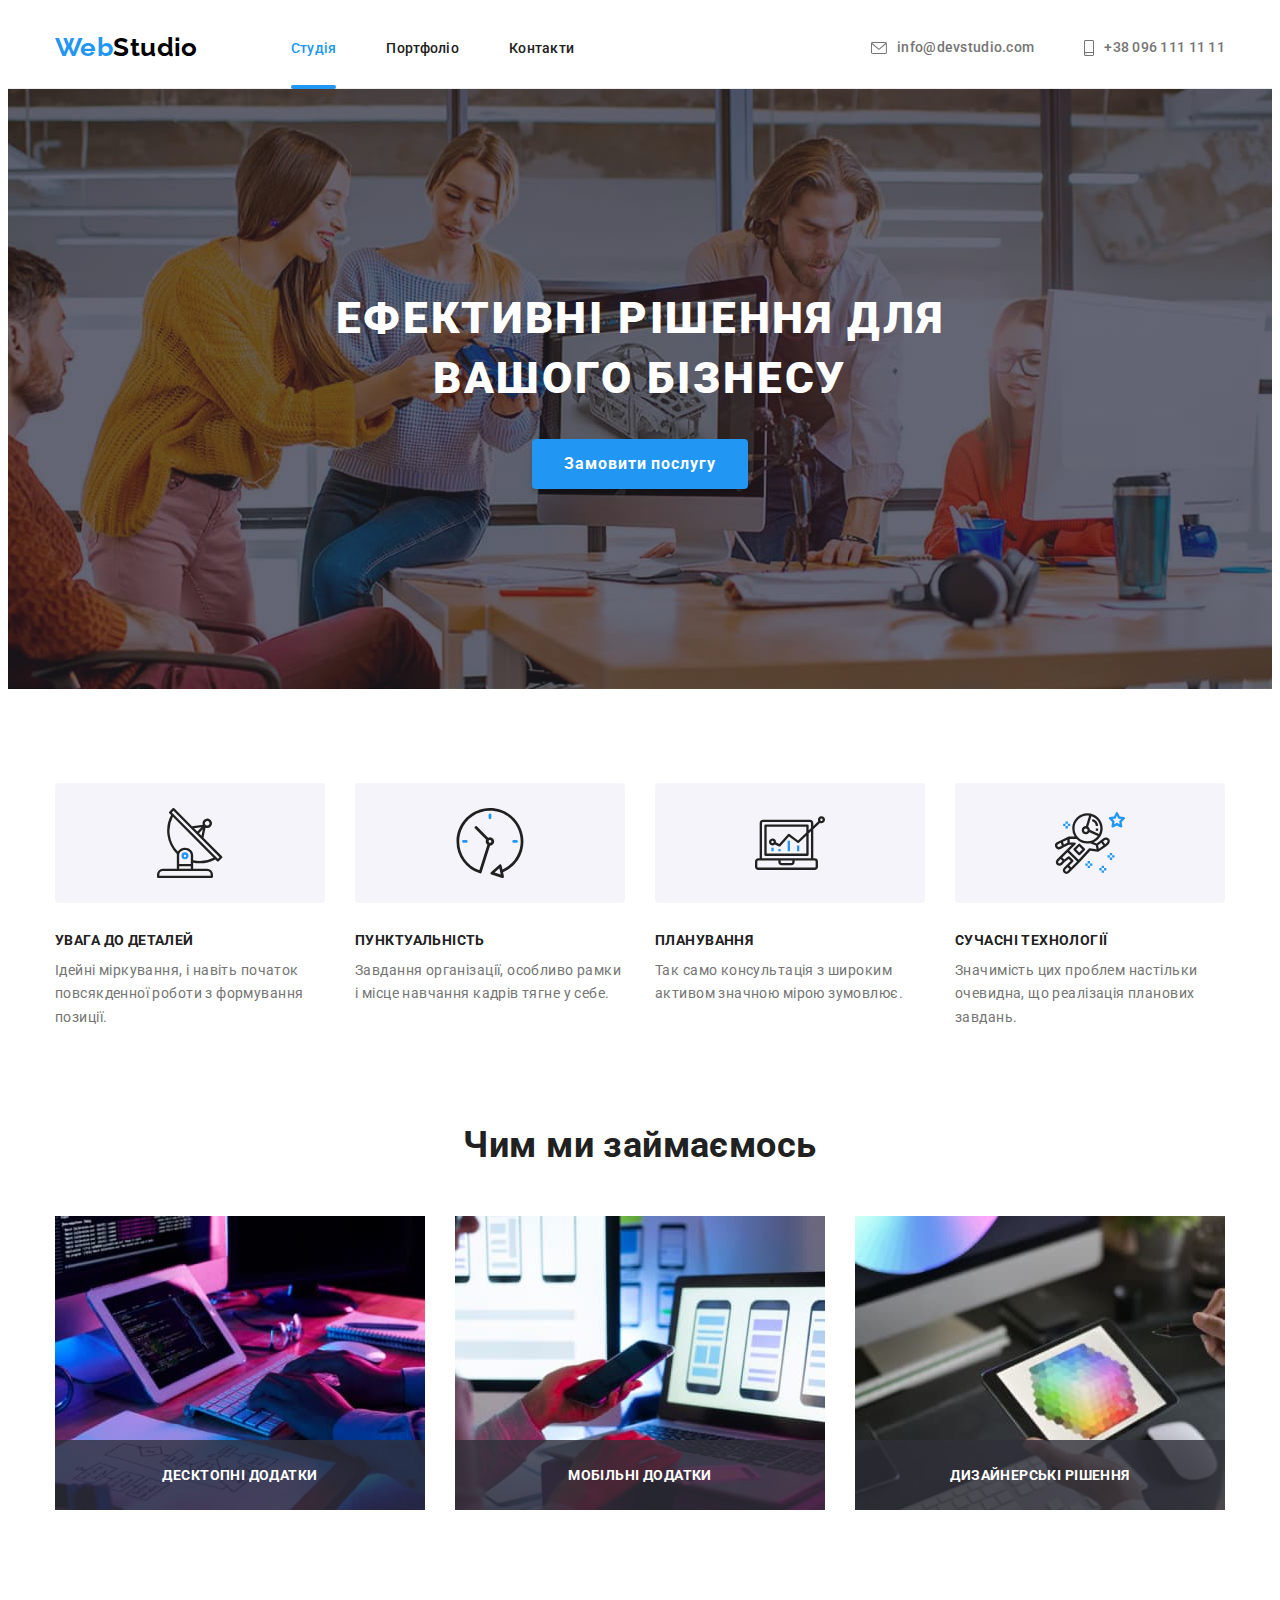
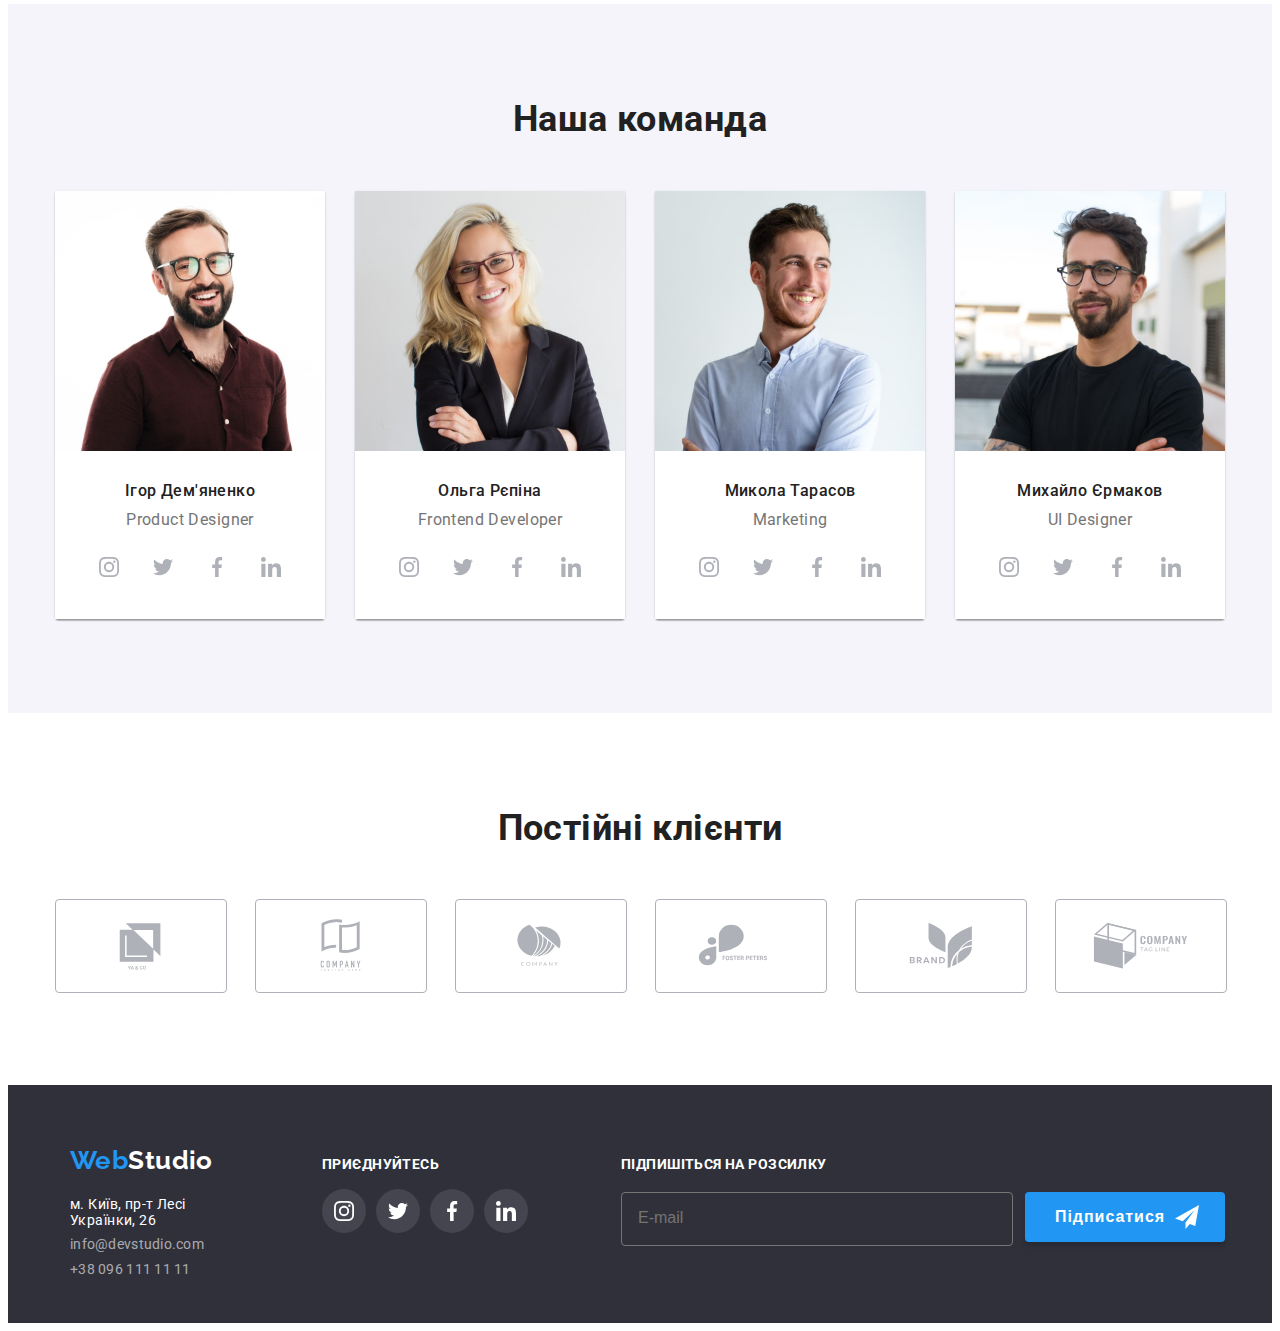
<file: index.html>
<!DOCTYPE html>
<html lang="uk">
  <head>
    <meta charset="UTF-8" />
    <meta name="viewport" content="width=device-width, initial-scale=1.0" />
    <title>Головна</title>
    <link rel="preconnect" href="https://fonts.googleapis.com" />
    <link rel="preconnect" href="https://fonts.gstatic.com" crossorigin />
    <link
      href="https://fonts.googleapis.com/css2?family=Raleway:wght@700&family=Roboto:wght@400;500;700;900&display=swap"
      rel="stylesheet"
    />
    <link
      rel="stylesheet"
      href="https://cdnjs.cloudflare.com/ajax/libs/modern-normalize/1.1.0/modern-normalize.min.css"
      integrity="sha512-wpPYUAdjBVSE4KJnH1VR1HeZfpl1ub8YT/NKx4PuQ5NmX2tKuGu6U/JRp5y+Y8XG2tV+wKQpNHVUX03MfMFn9Q=="
      crossorigin="anonymous"
      referrerpolicy="no-referrer"
    />
    <link href="./css/styles.css" rel="stylesheet" />
  </head>
  <body>
    <!-- Шапка сайта -->
    <header class="page-header">
      <div class="container header-container">
        <a class="header-logo" href=""> <span class="web">Web</span>Studio </a>
        <nav class="site-nav">
          <ul class="nav-list">
            <li><a class="nav-current" href="./index.html">Студія</a></li>
            <li><a class="nav" href="./portfolio.html">Портфоліо</a></li>
            <li><a class="nav" href="">Контакти</a></li>
          </ul>
        </nav>
        <ul class="header-contact-list">
          <li>
            <a class="header-contact-element" href="mailto:info@devstudio.com"
              ><svg class="icon icon-mail" height="12" width="16">
                <use href="./images/icons.svg#icon-mail"></use></svg>info@devstudio.com</a
            >
          </li>
          <li>
            <a class="header-contact-element" href="tel:+38-096-111-11-11"
              ><svg class="icon icon-smartphone" height="16" width="10">
                <use href="./images/icons.svg#icon-smartphone"></use></svg>+38 096 111 11 11</a
            >
          </li>
        </ul>
      </div>
    </header>

    <main class="page-main">
      <!-- Герой -->
      <section class="section order-section">
        <h1 class="order-section-header">
          ЕФЕКТИВНІ РІШЕННЯ ДЛЯ ВАШОГО БІЗНЕСУ
        </h1>
        <button class="order-section-button" type="button" data-modal-open>
          Замовити послугу
        </button>
        <div class="backdrop is-hidden" data-modal>
          <div class="modal-window">
            <button class="close-modal-button" data-modal-close>
              <svg class="icon-cross" width="18" height="18">
                <use href="./images/icons.svg#icon-cross"></use>
              </svg>
            </button>
            <div class="form-container">
            <form name="signup-form" autocomplete="on" novalidate>
              <h2 class="modal-window-header">Залиште свої дані, ми вам передзвонимо</h2>
              <div class="modal-form-field">
              <label for="modal-input" class="modal-form-label">
                <span class="label-header">Ім'я</span>
                <input class="modal-input"
                  type="text"
                  name="name"
                  required
                />
                <svg class="icon" width="18" height="18">
                <use href="./images/icons.svg#icon-person-black"></use>
              </svg>
              </label>
              </div>
              <div class="modal-form-field">
              <label for="modal-input" class="modal-form-label">
                <span class="label-header">Телефон</span>
                <input class="modal-input"
                  type="tel"
                  name="phone"
                  minlength="10"
                  maxlength="13"
                  required
                />
                <svg class="icon" width="18" height="18">
                <use href="./images/icons.svg#icon-phone-black"></use>
              </svg>
              </label>
              </div>
              <div class="modal-form-field">
              <label for="modal-input" class="modal-form-label">
                <span class="label-header">Пошта</span>
                <input class="modal-input" type="email" name="email" required/>
                <svg class="icon" width="18" height="18">
                <use href="./images/icons.svg#icon-email-black"></use>
              </svg>
              </label>
              </div>
              <div class="modal-form-field">
              <label class="modal-form-label">
                <span class="label-header">Коментар</span>
                <textarea class="modal-input-textarea"
                  name="feedback"
                  rows="6"
                  placeholder="Введіть текст"
                ></textarea>
              </label>
               </div>
               <div class="modal-form-checkbox">
              <label class="checkbox-agreement">
                <input class="modal-input-checkbox visually-hidden" type="checkbox" name="agreement"/>
                <svg class="icon-agreement" width="16" height="15">
                <use class="icon-uncheck" href="./images/icons.svg#icon-uncheck"></use>
                <use class="icon-check" href="./images/icons.svg#icon-check"></use>
              </svg>
                <span>Погоджуюся з розсилкою та приймаю
                <a class="checkbox-link" href="">Умови договору</a></span>
              </label>
              <div>
              <button class="modal-submit-button" type="submit">
                Відправити
              </button>
              </div>
            </form>
</div>
          </div>
        </div>
      </section>

      <!-- Особенности -->
      <section class="section features-section">
        <div class="container">
          <h2 class="visually-hidden">Особливості</h2>
          <ul class="feature-list">
            <li class="feature-element">
              <div class="feature-svg-container">
                <svg class="icon icon-antenna" height="70" width="70">
                  <use href="./images/icons.svg#icon-antenna"></use>
                </svg>
              </div>
              <h3 class="feature-header">УВАГА ДО ДЕТАЛЕЙ</h3>
              <p class="feature-text">
                Ідейні міркування, і навіть початок повсякденної роботи з
                формування позиції.
              </p>
            </li>
            <li class="feature-element">
              <div class="feature-svg-container">
                <svg class="icon icon-antenna" height="70" width="70">
                  <use href="./images/icons.svg#icon-clock"></use>
                </svg>
              </div>
              <h3 class="feature-header">ПУНКТУАЛЬНІСТЬ</h3>
              <p class="feature-text">
                Завдання організації, особливо рамки і місце навчання кадрів
                тягне у себе.
              </p>
            </li>
            <li class="feature-element">
              <div class="feature-svg-container">
                <svg class="icon icon-antenna" height="70" width="70">
                  <use href="./images/icons.svg#icon-diagram"></use>
                </svg>
              </div>
              <h3 class="feature-header">ПЛАНУВАННЯ</h3>
              <p class="feature-text">
                Так само консультація з широким активом значною мірою зумовлює.
              </p>
            </li>
            <li class="feature-element">
              <div class="feature-svg-container">
                <svg class="icon icon-antenna" height="70" width="70">
                  <use href="./images/icons.svg#icon-astronaut"></use>
                </svg>
              </div>
              <h3 class="feature-header">СУЧАСНІ ТЕХНОЛОГІЇ</h3>
              <p class="feature-text">
                Значимість цих проблем настільки очевидна, що реалізація
                планових завдань.
              </p>
            </li>
          </ul>
        </div>
      </section>

      <!-- Примеры работ -->
      <section class="section examples-section">
        <div class="container">
          <h2 class="example-header">Чим ми займаємось</h2>
          <ul class="example-list">
            <li class="example-image">
              <img
                src="./images/Programming.jpg"
                alt="Програмування"
                width="370"
              />
              <p class="example-text">Десктопні додатки</p>
            </li>
            <li class="example-image">
              <img src="./images/Planning.jpg" alt="Планування" width="370" />
              <p class="example-text">Мобільні додатки</p>
            </li>
            <li class="example-image">
              <img
                src="./images/Visualization.jpg"
                alt="Візуалізація"
                width="370"
              />
              <p class="example-text">Дизайнерські рішення</p>
            </li>
          </ul>
        </div>
      </section>

      <!-- Наша Команда -->
      <section class="section team-section">
        <div class="container">
          <h2 class="team-header">Наша команда</h2>
          <ul class="team-list">
            <li class="team-element">
              <img
                class="team-person"
                src="./images/Product_Designer.jpg"
                alt="Product Designer"
                width="270"
              />
              <div class="team-person-container">
                <h3 class="team-person-name">Ігор Дем'яненко</h3>
                <p class="team-person-position">Product Designer</p>
                <ul class="social-media-list">
                  <li class="social-media-element">
                    <a class="social-media-link" href="">
                      <svg class="social-media-svg" height="20" width="20">
                        <use href="./images/icons.svg#icon-instagram"></use>
                      </svg>
                    </a>
                  </li>
                  <li class="social-media-element">
                    <a class="social-media-link" href="">
                      <svg class="social-media-svg" height="20" width="20">
                        <use href="./images/icons.svg#icon-twitter"></use>
                      </svg>
                    </a>
                  </li>
                  <li class="social-media-element">
                    <a class="social-media-link" href="">
                      <svg class="social-media-svg" height="20" width="20">
                        <use href="./images/icons.svg#icon-facebook"></use>
                      </svg>
                    </a>
                  </li>
                  <li class="social-media-element">
                    <a class="social-media-link" href="">
                      <svg class="social-media-svg" height="20" width="20">
                        <use href="./images/icons.svg#icon-linkedin"></use>
                      </svg>
                    </a>
                  </li>
                </ul>
              </div>
            </li>
            <li class="team-element">
              <img
                class="team-person"
                src="./images/Frontend_Developer.jpg"
                alt="Frontend Developer"
                width="270"
              />
              <div class="team-person-container">
                <h3 class="team-person-name">Ольга Рєпіна</h3>
                <p class="team-person-position">Frontend Developer</p>
                <ul class="social-media-list">
                  <li class="social-media-element">
                    <a class="social-media-link" href="">
                      <svg class="social-media-svg" height="20" width="20">
                        <use href="./images/icons.svg#icon-instagram"></use>
                      </svg>
                    </a>
                  </li>
                  <li class="social-media-element">
                    <a class="social-media-link" href="">
                      <svg class="social-media-svg" height="20" width="20">
                        <use href="./images/icons.svg#icon-twitter"></use>
                      </svg>
                    </a>
                  </li>
                  <li class="social-media-element">
                    <a class="social-media-link" href="">
                      <svg class="social-media-svg" height="20" width="20">
                        <use href="./images/icons.svg#icon-facebook"></use>
                      </svg>
                    </a>
                  </li>
                  <li class="social-media-element">
                    <a class="social-media-link" href="">
                      <svg class="social-media-svg" height="20" width="20">
                        <use href="./images/icons.svg#icon-linkedin"></use>
                      </svg>
                    </a>
                  </li>
                </ul>
              </div>
            </li>
            <li class="team-element">
              <img
                class="team-person"
                src="./images/Marketing.jpg"
                alt="Marketing"
                width="270"
              />
              <div class="team-person-container">
                <h3 class="team-person-name">Микола Тарасов</h3>
                <p class="team-person-position">Marketing</p>
                <ul class="social-media-list">
                  <li class="social-media-element">
                    <a class="social-media-link" href="">
                      <svg class="social-media-svg" height="20" width="20">
                        <use href="./images/icons.svg#icon-instagram"></use>
                      </svg>
                    </a>
                  </li>
                  <li class="social-media-element">
                    <a class="social-media-link" href="">
                      <svg class="social-media-svg" height="20" width="20">
                        <use href="./images/icons.svg#icon-twitter"></use>
                      </svg>
                    </a>
                  </li>
                  <li class="social-media-element">
                    <a class="social-media-link" href="">
                      <svg class="social-media-svg" height="20" width="20">
                        <use href="./images/icons.svg#icon-facebook"></use>
                      </svg>
                    </a>
                  </li>
                  <li class="social-media-element">
                    <a class="social-media-link" href="">
                      <svg class="social-media-svg" height="20" width="20">
                        <use href="./images/icons.svg#icon-linkedin"></use>
                      </svg>
                    </a>
                  </li>
                </ul>
              </div>
            </li>
            <li class="team-element">
              <img
                class="team-person"
                src="./images/UI_Designer.jpg"
                alt="UI Designer"
                width="270"
              />
              <div class="team-person-container">
                <h3 class="team-person-name">Михайло Єрмаков</h3>
                <p class="team-person-position">UI Designer</p>
                <ul class="social-media-list">
                  <li class="social-media-element">
                    <a class="social-media-link" href="">
                      <svg class="social-media-svg" height="20" width="20">
                        <use href="./images/icons.svg#icon-instagram"></use>
                      </svg>
                    </a>
                  </li>
                  <li class="social-media-element">
                    <a class="social-media-link" href="">
                      <svg class="social-media-svg" height="20" width="20">
                        <use href="./images/icons.svg#icon-twitter"></use>
                      </svg>
                    </a>
                  </li>
                  <li class="social-media-element">
                    <a class="social-media-link" href="">
                      <svg class="social-media-svg" height="20" width="20">
                        <use href="./images/icons.svg#icon-facebook"></use>
                      </svg>
                    </a>
                  </li>
                  <li class="social-media-element">
                    <a class="social-media-link" href="">
                      <svg class="social-media-svg" height="20" width="20">
                        <use href="./images/icons.svg#icon-linkedin"></use>
                      </svg>
                    </a>
                  </li>
                </ul>
              </div>
            </li>
          </ul>
        </div>
      </section>

      <!-- Постоянные клиенты -->
      <section class="section clients-section">
        <div class="container">
          <h2 class="clients-header">Постійні клієнти</h2>
          <ul class="clients-list">
            <li class="clients-element">
              <a class="clients-link" href="">
                <svg class="clients-logo" width="106" height="60">
                  <use href="./images/icons.svg#icon-client1"></use>
                </svg>
              </a>
            </li>
            <li class="clients-element">
              <a class="clients-link" href="">
                <svg class="clients-logo" width="106" height="60">
                  <use href="./images/icons.svg#icon-client2"></use>
                </svg>
              </a>
            </li>
            <li class="clients-element">
              <a class="clients-link" href="">
                <svg class="clients-logo" width="106" height="60">
                  <use href="./images/icons.svg#icon-client3"></use>
                </svg>
              </a>
            </li>
            <li class="clients-element">
              <a class="clients-link" href="">
                <svg class="clients-logo" width="106" height="60">
                  <use href="./images/icons.svg#icon-client4"></use>
                </svg>
              </a>
            </li>
            <li class="clients-element">
              <a class="clients-link" href="">
                <svg class="clients-logo" width="106" height="60">
                  <use href="./images/icons.svg#icon-client5"></use>
                </svg>
              </a>
            </li>
            <li class="clients-element">
              <a class="clients-link" href="">
                <svg class="clients-logo" width="106" height="60">
                  <use href="./images/icons.svg#icon-client6"></use>
                </svg>
              </a>
            </li>
          </ul>
        </div>
      </section>
    </main>

    <!-- Футер -->
    <footer class="page-footer">
      <div class="page-footer-container container">
        <div class="footer-container">
          <a class="footer-logo" href="">
            <span class="web">Web</span>Studio
          </a>
          <address class="footer-contacts">
            <ul class="footer-contact-list">
              <li>
                <a
                  class="footer-adress"
                  href="https://www.google.com/maps/d/viewer?mid=10uSM3H-mIU3GznYo2szRIEphczw&hl=en_US&ll=50.42732700000001%2C30.538092&z=17"
                  target="_blank"
                  rel="noopener norefferer nofollow"
                  >м. Київ, пр-т Лесі Українки, 26</a
                >
              </li>
              <li>
                <a
                  class="footer-contact-element"
                  href="mailto:info@devstudio.com"
                  >info@devstudio.com</a
                >
              </li>
              <li>
                <a class="footer-contact-element" href="tel:+38-096-111-11-11"
                  >+38 096 111 11 11</a
                >
              </li>
            </ul>
          </address>
        </div>
        <div class="footer-social">
          <p class="fotter-social-text">приєднуйтесь</p>
          <ul class="footer-social-list">
            <li class="footer-social-element">
              <a class="footer-social-link" href="">
                <svg class="footer-social-media-svg" height="20" width="20">
                  <use href="./images/icons.svg#icon-instagram"></use>
                </svg>
              </a>
            </li>
            <li class="footer-social-element">
              <a class="footer-social-link" href="">
                <svg class="footer-social-media-svg" height="20" width="20">
                  <use href="./images/icons.svg#icon-twitter"></use>
                </svg>
              </a>
            </li>
            <li class="footer-social-element">
              <a class="footer-social-link" href="">
                <svg class="footer-social-media-svg" height="20" width="20">
                  <use href="./images/icons.svg#icon-facebook"></use>
                </svg>
              </a>
            </li>
            <li class="footer-social-element">
              <a class="footer-social-link" href="">
                <svg class="footer-social-media-svg" height="20" width="20">
                  <use href="./images/icons.svg#icon-linkedin"></use>
                </svg>
              </a>
            </li>
          </ul>
        </div>
        <div class="footer-subscribe">
          <form>
            <label for="footer-subscribe-input" class="footer-subscribe-label"
              >Підпишіться на розсилку</label
            >
            <div class="footer-subscribe-container">
              <input
                type="email"
                name="subscribe-email"
                id="footer-subscribe-input"
                class="footer-subscribe-input"
                placeholder="E-mail"
              />
              <button type="submit" class="footer-subscribe-button">
                <p class="footer-subscribe-button-text">Підписатися</p>
                <svg class="icon" width="24" height="24">
                  <use href="./images/icons.svg#icon-send"></use>
                </svg>
              </button>
            </div>
          </form>
        </div>
      </div>
    </footer>
    <script src="./js/modal.js"></script>
  </body>
</html>
</file>
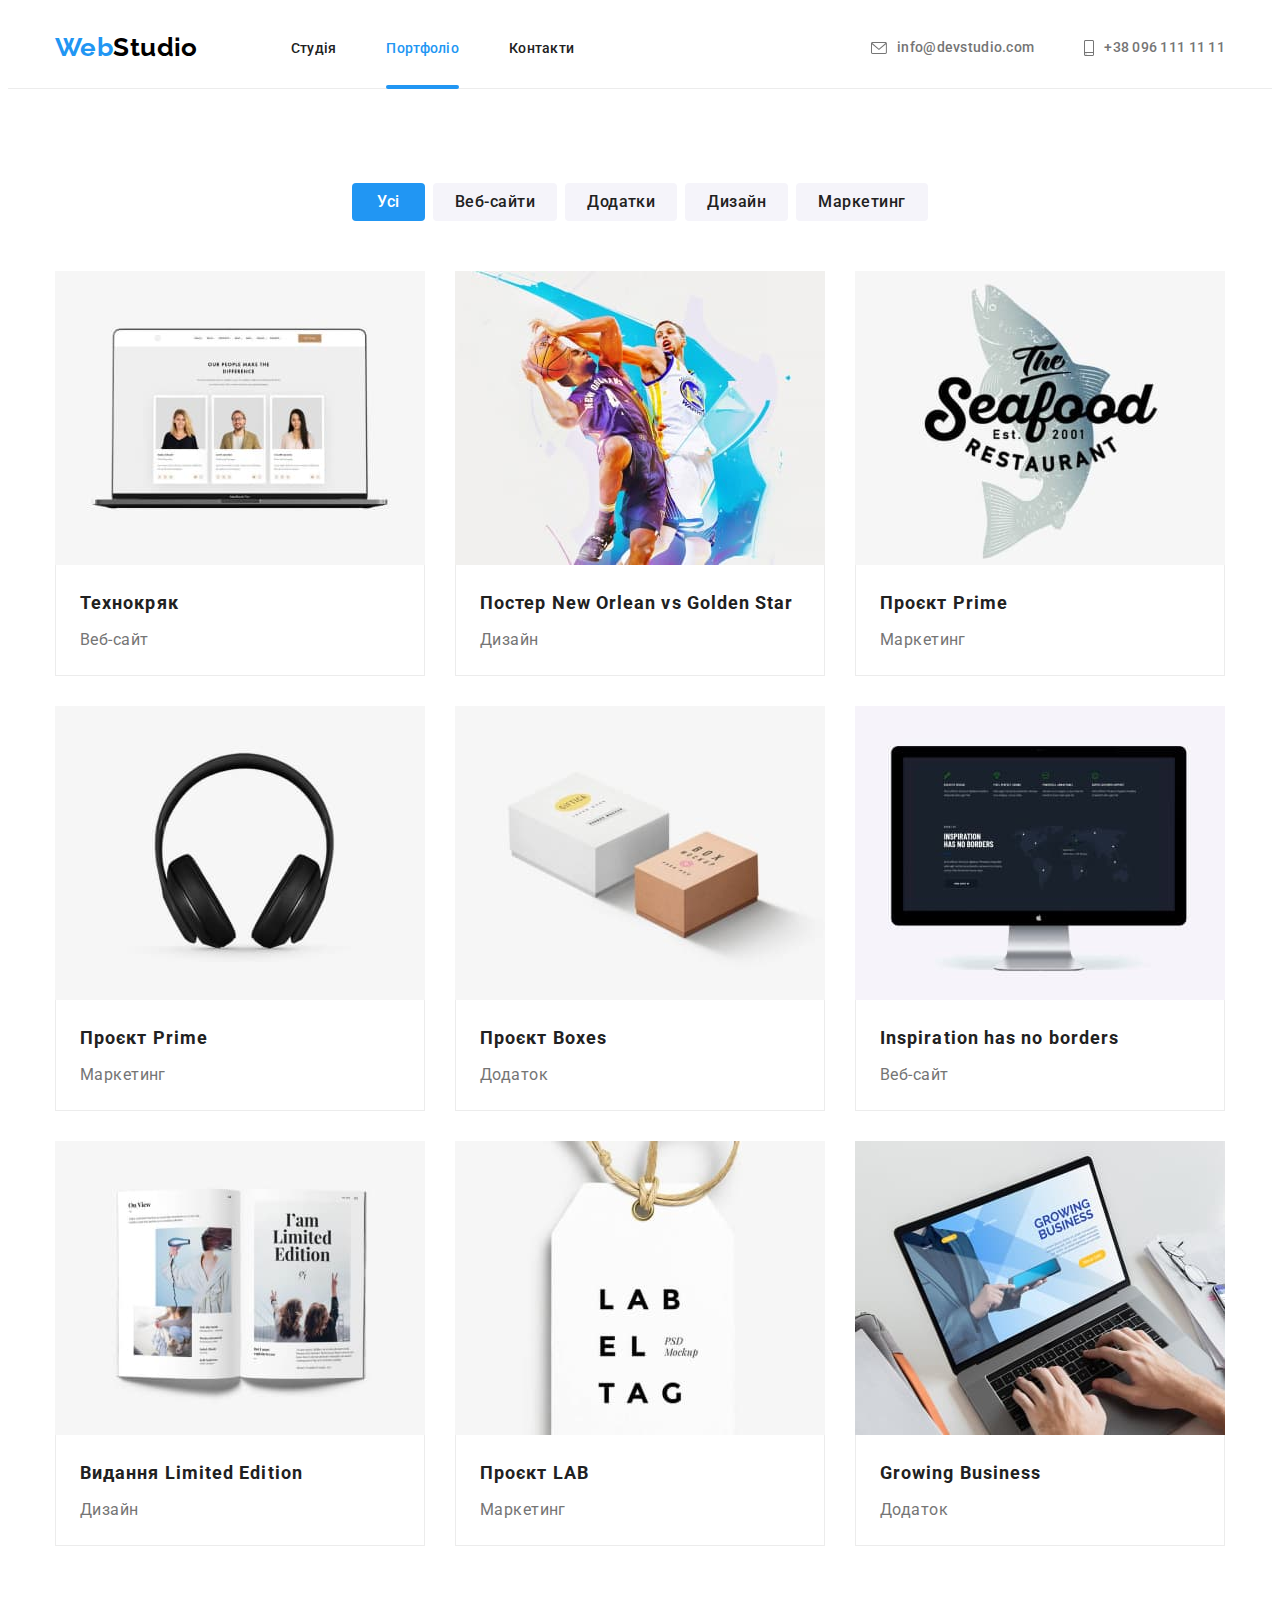
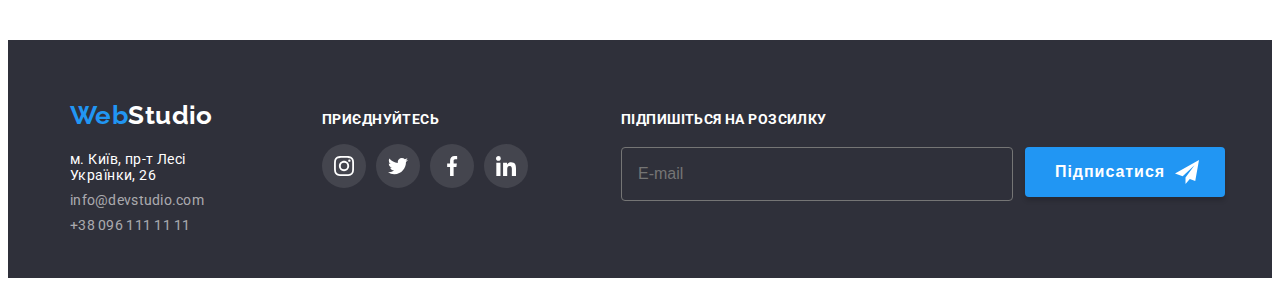
<file: portfolio.html>
<!DOCTYPE html>
<html lang="uk">
  <head>
    <meta charset="UTF-8" />
    <meta http-equiv="X-UA-Compatible" content="IE=edge" />
    <meta name="viewport" content="width=device-width, initial-scale=1.0" />
    <title>Портфоліо</title>
    <link rel="preconnect" href="https://fonts.googleapis.com" />
    <link rel="preconnect" href="https://fonts.gstatic.com" crossorigin />
    <link
      href="https://fonts.googleapis.com/css2?family=Raleway:wght@700&family=Roboto:wght@400;500;700;900&display=swap"
      rel="stylesheet"
    />
    <link
      rel="stylesheet"
      href="https://cdnjs.cloudflare.com/ajax/libs/modern-normalize/1.1.0/modern-normalize.min.css"
      integrity="sha512-wpPYUAdjBVSE4KJnH1VR1HeZfpl1ub8YT/NKx4PuQ5NmX2tKuGu6U/JRp5y+Y8XG2tV+wKQpNHVUX03MfMFn9Q=="
      crossorigin="anonymous"
      referrerpolicy="no-referrer"
    />
    <link href="./css/styles.css" rel="stylesheet" />
  </head>
  <body>
    <!-- Шапка сайта -->
    <header class="page-header">
      <div class="container header-container">
        <a class="header-logo" href="./index.html">
          <span class="web">Web</span>Studio
        </a>
        <nav class="site-nav">
          <ul class="nav-list">
            <li><a class="nav" href="./index.html">Студія</a></li>
            <li>
              <a class="nav-current" href="./portfolio.html">Портфоліо</a>
            </li>
            <li><a class="nav" href="">Контакти</a></li>
          </ul>
        </nav>
        <ul class="header-contact-list">
          <li>
            <a class="header-contact-element" href="mailto:info@devstudio.com"
              ><svg class="icon icon-mail" height="12" width="16">
                <use href="./images/icons.svg#icon-mail"></use></svg
              >info@devstudio.com</a
            >
          </li>
          <li>
            <a class="header-contact-element" href="tel:+38-096-111-11-11"
              ><svg class="icon icon-smartphone" height="16" width="10">
                <use href="./images/icons.svg#icon-smartphone"></use></svg
              >+38 096 111 11 11</a
            >
          </li>
        </ul>
      </div>
    </header>

    <main>
      <!-- Портфолио -->
      <section class="section filter-section">
        <div class="container">
          <h1 class="visually-hidden">Портфоліо</h1>
          <ul class="filter-list">
            <li>
              <button class="filter-button-active" type="button">Усі</button>
            </li>
            <li>
              <button class="filter-button" type="button">Веб-сайти</button>
            </li>
            <li>
              <button class="filter-button" type="button">Додатки</button>
            </li>
            <li><button class="filter-button" type="button">Дизайн</button></li>
            <li>
              <button class="filter-button" type="button">Маркетинг</button>
            </li>
          </ul>
          <ul class="portfolio-list">
            <li class="portfolio-element">
              <a class="portfolio-element-link" href="">
                <div class="image-container">
                  <img
                    class="portfolio-element-image"
                    src="./images/Project_1.jpg"
                    alt="Технокряк"
                    width="370"
                  />
                  <p class="portfolio-element-floating-text">
                    Ресурс пропонує комплексні пропозиції з різним рівнем
                    функціоналу та сервісів. Все це дозволить відвідувачу
                    отримати вичерпні відомості про компанію чи приватну особу.
                  </p>
                </div>
                <div class="text-container">
                  <h2 class="portfolio-element-name">Технокряк</h2>
                  <p class="portfolio-element-text">Веб-сайт</p>
                </div></a
              >
            </li>
            <li class="portfolio-element">
              <a class="portfolio-element-link" href=""
                ><div class="image-container">
                  <img
                    class="portfolio-element-image"
                    src="./images/Project_2.jpg"
                    alt="Постер New Orlean vs Golden Star"
                    width="370"
                  />
                  <p class="portfolio-element-floating-text">
                    Ресурс пропонує комплексні пропозиції з різним рівнем
                    функціоналу та сервісів. Все це дозволить відвідувачу
                    отримати вичерпні відомості про компанію чи приватну особу.
                  </p>
                </div>
                <div class="text-container">
                  <h2 class="portfolio-element-name">
                    Постер New Orlean vs Golden Star
                  </h2>
                  <p class="portfolio-element-text">Дизайн</p>
                </div></a
              >
            </li>
            <li class="portfolio-element">
              <a class="portfolio-element-link" href=""
                ><div class="image-container">
                  <img
                    class="portfolio-element-image"
                    src="./images/Project_3.jpg"
                    alt="Ресторан Seafood"
                    width="370"
                  />
                  <p class="portfolio-element-floating-text">
                    Ресурс пропонує комплексні пропозиції з різним рівнем
                    функціоналу та сервісів. Все це дозволить відвідувачу
                    отримати вичерпні відомості про компанію чи приватну особу.
                  </p>
                </div>
                <div class="text-container">
                  <h2 class="portfolio-element-name">Проєкт Prime</h2>
                  <p class="portfolio-element-text">Маркетинг</p>
                </div></a
              >
            </li>
            <li class="portfolio-element">
              <a class="portfolio-element-link" href=""
                ><div class="image-container">
                  <img
                    class="portfolio-element-image"
                    src="./images/Project_4.jpg"
                    alt="Проєкт Prime"
                    width="370"
                  />
                  <p class="portfolio-element-floating-text">
                    Ресурс пропонує комплексні пропозиції з різним рівнем
                    функціоналу та сервісів. Все це дозволить відвідувачу
                    отримати вичерпні відомості про компанію чи приватну особу.
                  </p>
                </div>
                <div class="text-container">
                  <h2 class="portfolio-element-name">Проєкт Prime</h2>
                  <p class="portfolio-element-text">Маркетинг</p>
                </div></a
              >
            </li>
            <li class="portfolio-element">
              <a class="portfolio-element-link" href=""
                ><div class="image-container">
                  <img
                    class="portfolio-element-image"
                    src="./images/Project_5.jpg"
                    alt="Проєкт Boxes"
                    width="370"
                  />
                  <p class="portfolio-element-floating-text">
                    Ресурс пропонує комплексні пропозиції з різним рівнем
                    функціоналу та сервісів. Все це дозволить відвідувачу
                    отримати вичерпні відомості про компанію чи приватну особу.
                  </p>
                </div>
                <div class="text-container">
                  <h2 class="portfolio-element-name">Проєкт Boxes</h2>
                  <p class="portfolio-element-text">Додаток</p>
                </div></a
              >
            </li>
            <li class="portfolio-element">
              <a class="portfolio-element-link" href=""
                ><div class="image-container">
                  <img
                    class="portfolio-element-image"
                    src="./images/Project_6.jpg"
                    alt="Inspiration has no borders"
                    width="370"
                  />
                  <p class="portfolio-element-floating-text">
                    Ресурс пропонує комплексні пропозиції з різним рівнем
                    функціоналу та сервісів. Все це дозволить відвідувачу
                    отримати вичерпні відомості про компанію чи приватну особу.
                  </p>
                </div>
                <div class="text-container">
                  <h2 class="portfolio-element-name">
                    Inspiration has no borders
                  </h2>
                  <p class="portfolio-element-text">Веб-сайт</p>
                </div></a
              >
            </li>
            <li class="portfolio-element">
              <a class="portfolio-element-link" href=""
                ><div class="image-container">
                  <img
                    class="portfolio-element-image"
                    src="./images/Project_7.jpg"
                    alt="Видання Limited Edition"
                    width="370"
                  />
                  <p class="portfolio-element-floating-text">
                    Ресурс пропонує комплексні пропозиції з різним рівнем
                    функціоналу та сервісів. Все це дозволить відвідувачу
                    отримати вичерпні відомості про компанію чи приватну особу.
                  </p>
                </div>
                <div class="text-container">
                  <h2 class="portfolio-element-name">
                    Видання Limited Edition
                  </h2>
                  <p class="portfolio-element-text">Дизайн</p>
                </div></a
              >
            </li>
            <li class="portfolio-element">
              <a class="portfolio-element-link" href=""
                ><div class="image-container">
                  <img
                    class="portfolio-element-image"
                    src="./images/Project_8.jpg"
                    alt="Проєкт LAB"
                    width="370"
                  />
                  <p class="portfolio-element-floating-text">
                    Ресурс пропонує комплексні пропозиції з різним рівнем
                    функціоналу та сервісів. Все це дозволить відвідувачу
                    отримати вичерпні відомості про компанію чи приватну особу.
                  </p>
                </div>
                <div class="text-container">
                  <h2 class="portfolio-element-name">Проєкт LAB</h2>
                  <p class="portfolio-element-text">Маркетинг</p>
                </div></a
              >
            </li>
            <li class="portfolio-element">
              <a class="portfolio-element-link" href=""
                ><div class="image-container">
                  <img
                    class="portfolio-element-image"
                    src="./images/Project_9.jpg"
                    alt="Growing Business"
                    width="370"
                  />
                  <p class="portfolio-element-floating-text">
                    Ресурс пропонує комплексні пропозиції з різним рівнем
                    функціоналу та сервісів. Все це дозволить відвідувачу
                    отримати вичерпні відомості про компанію чи приватну особу.
                  </p>
                </div>
                <div class="text-container">
                  <h2 class="portfolio-element-name">Growing Business</h2>
                  <p class="portfolio-element-text">Додаток</p>
                </div></a
              >
            </li>
          </ul>
        </div>
      </section>
    </main>

    <!-- Футер -->
    <footer class="page-footer">
      <div class="page-footer-container container">
        <div class="footer-container">
          <a class="footer-logo" href="./index.html">
            <span class="web">Web</span>Studio
          </a>
          <address class="footer-contacts">
            <ul class="footer-contact-list">
              <li>
                <a
                  class="footer-adress"
                  href="https://www.google.com/maps/d/viewer?mid=10uSM3H-mIU3GznYo2szRIEphczw&hl=en_US&ll=50.42732700000001%2C30.538092&z=17"
                  target="_blank"
                  rel="noopener norefferer nofollow"
                  >м. Київ, пр-т Лесі Українки, 26</a
                >
              </li>
              <li>
                <a
                  class="footer-contact-element"
                  href="mailto:info@devstudio.com"
                  >info@devstudio.com</a
                >
              </li>
              <li>
                <a class="footer-contact-element" href="tel:+38-096-111-11-11"
                  >+38 096 111 11 11</a
                >
              </li>
            </ul>
          </address>
        </div>
        <div class="footer-social">
          <p class="fotter-social-text">приєднуйтесь</p>
          <ul class="footer-social-list">
            <li class="footer-social-element">
              <a class="footer-social-link" href="">
                <svg class="footer-social-media-svg" height="20" width="20">
                  <use href="./images/icons.svg#icon-instagram"></use>
                </svg>
              </a>
            </li>
            <li class="footer-social-element">
              <a class="footer-social-link" href="">
                <svg class="footer-social-media-svg" height="20" width="20">
                  <use href="./images/icons.svg#icon-twitter"></use>
                </svg>
              </a>
            </li>
            <li class="footer-social-element">
              <a class="footer-social-link" href="">
                <svg class="footer-social-media-svg" height="20" width="20">
                  <use href="./images/icons.svg#icon-facebook"></use>
                </svg>
              </a>
            </li>
            <li class="footer-social-element">
              <a class="footer-social-link" href="">
                <svg class="footer-social-media-svg" height="20" width="20">
                  <use href="./images/icons.svg#icon-linkedin"></use>
                </svg>
              </a>
            </li>
          </ul>
        </div>
        <div class="footer-subscribe">
          <form>
            <label for="footer-subscribe-input" class="footer-subscribe-label"
              >Підпишіться на розсилку</label
            >
            <div class="footer-subscribe-container">
              <input
                type="email"
                name="email"
                id="footer-subscribe-input"
                class="footer-subscribe-input"
                placeholder="E-mail"
              />
              <button type="submit" class="footer-subscribe-button">
                <p class="footer-subscribe-button-text">Підписатися</p>
                <svg class="icon" width="24" height="24">
                  <use href="./images/icons.svg#icon-send"></use>
                </svg>
              </button>
            </div>
          </form>
        </div>
      </div>
    </footer>
  </body>
</html>
</file>
<file: css/styles.css>
:root {
  --darkjunglegreen-color: #212121;
  --white-color: #ffffff;
  --boulder-color: #757575;
  --azure-color: #2196f3;
  --softpeach-color: #eeeeee;
  --black-color: #000000;
  --ghostwhite-color: #f5f4fa;
  --rgbawhitehigh-color: rgba(255, 255, 255, 0.6);
  --gunmetal-color: #2f303a;
  --dawnpink-color: #ececec;
  --cloud-color: #c4c4c4;
  --rgbagunmetal-color: rgba(47, 48, 58, 0.4);
  --rgbawhitelow-color: rgba(255, 255, 255, 0.1);
  --nobel-color: #afb1b8;
}

body {
  background-color: var(--white-color);
  color: var(--darkjunglegreen-color);

  font-family: Roboto, sans-serif;
  font-size: 14px;
  letter-spacing: 0.03em;
}

.section {
  padding: 94px 0;
}

.visually-hidden {
  position: absolute;
  white-space: nowrap;
  width: 1px;
  height: 1px;
  overflow: hidden;
  border: 0;
  padding: 0;
  clip: rect(0 0 0 0);
  clip-path: inset(100%);
  margin: -1px;
}

.nav-list,
.feature-list,
.example-list,
.team-list,
.filter-list,
.portfolio-list,
.navigation-list,
.footer-contact-list,
.header-contact-list,
.social-media-list,
.footer-social-list {
  padding: 0;
  margin: 0;
  list-style: none;
}

.ul,
.h1,
.h2,
.h3,
.h4,
.h5,
.h6,
.p {
  list-style: none;
  margin: 0;
  padding: 0;
}

.container {
  box-sizing: border-box;
  width: 1200px;
  margin: 0 auto;
  padding: 0 15px;
}

img {
  display: block;
  max-width: 100%;
  height: auto;
}

/* Header */
.page-header {
  border-bottom: 1px solid var(--dawnpink-color);
}

.container.header-container {
  display: flex;
  align-items: center;
}

.site-nav {
  display: flex;
  align-items: center;
}

.header-logo,
.footer-logo {
  font-family: "Raleway", sans-serif;
  font-weight: 700;
  font-size: 26px;
  line-height: 1.19;
  text-decoration: none;
  font-style: normal;

  color: var(--black-color);
  cursor: default;
}

.header-logo {
  padding-top: 24px;
  padding-bottom: 25px;
}

.nav-list {
  margin-left: 93px;
  display: flex;
  gap: 50px;
}

.nav {
  font-weight: 500;
  line-height: 1.14;
  letter-spacing: 0.02em;
  padding: 32px 0;

  text-decoration: none;
  transition: color 250ms cubic-bezier(0.4, 0, 0.2, 1);

  color: var(--darkjunglegreen-color);
}

.nav:hover,
.nav:focus {
  color: var(--azure-color);
}

.nav-current {
  position: relative;
  font-weight: 500;
  line-height: 1.14;
  letter-spacing: 0.02em;
  padding: 32px 0;

  text-decoration: none;

  color: var(--azure-color);
}

.nav-current::after {
  content: "";
  position: absolute;
  width: 100%;
  bottom: -1px;
  left: 0;
  height: 4px;
  background-color: var(--azure-color);
  border-radius: 2px;
  z-index: 10;
}

.nav-current:hover,
.nav-current:focus {
  color: var(--azure-color);
}

.header-contact-list {
  display: flex;
  gap: 50px;
  margin-left: auto;
}

.header-contact-element {
  display: flex;
  align-items: center;
  font-weight: 500;
  line-height: 1.14;
  letter-spacing: 0.02em;
  text-decoration: none;
  padding: 32px 0;
  transition: color 250ms cubic-bezier(0.4, 0, 0.2, 1);

  color: var(--boulder-color);
}

.header-contact-element:hover,
.header-contact-element:focus {
  color: var(--azure-color);
}

.icon-mail,
.icon.icon-smartphone {
  fill: currentColor;
  margin-right: 10px;
}

.web {
  color: var(--azure-color);
}

/* Main page */
.page-main {
  flex-direction: column;
}

.order-section {
  margin: auto;
  max-width: 1600px;
  text-align: center;
  padding: 200px 0;
  background-color: var(--cloud-color);
  background-image: linear-gradient(
      var(--rgbagunmetal-color),
      var(--rgbagunmetal-color)
    ),
    url("../images/Meeting_bgn.jpg");
  background-size: cover;
  background-position: center;
}

.order-section-header {
  margin: 0 auto 30px;
  width: 696px;
  font-weight: 900;
  font-size: 44px;
  line-height: 1.36;

  letter-spacing: 0.06em;
  text-transform: uppercase;

  color: var(--white-color);
}

.order-section-button {
  font-family: "Roboto", sans-serif;
  font-weight: 700;
  font-size: 16px;
  line-height: 1.87;
  letter-spacing: 0.06em;
  transition: background-color 250ms cubic-bezier(0.4, 0, 0.2, 1);

  border-radius: 4px;
  padding: 10px 32px;
  border: none;

  box-shadow: 0px 4px 4px rgba(0, 0, 0, 0.15);
  color: var(--white-color);
  background-color: var(--azure-color);
}

.order-section-button:hover,
.order-section-button:focus {
  background-color: #007ec7;
  cursor: pointer;
}

.backdrop {
  position: fixed;
  top: 0;
  left: 0;
  width: 100%;
  height: 100%;
  background-color: rgba(0, 0, 0, 0.2);
  opacity: 1;
  visibility: visible;
  transition: opacity 1500ms cubic-bezier(0.4, 0, 0.2, 1),
    visibility 1500ms cubic-bezier(0.4, 0, 0.2, 1);
  z-index: 100;
}

.backdrop.is-hidden {
  visibility: hidden;
  opacity: 0;
  pointer-events: none;
}

.modal-window {
  position: absolute;
  width: 528px;
  height: 581px;
  top: 50%;
  left: 50%;
  background: var(--white-color);
  box-shadow: 0px 1px 3px rgba(0, 0, 0, 0.12), 0px 1px 1px rgba(0, 0, 0, 0.14),
    0px 2px 1px rgba(0, 0, 0, 0.2);
  border-radius: 4px;
  transform: translate(-50%, -50%);
}

.label {
  display: flex;
  flex-direction: column;
  margin-bottom: 8px;
}

.icon-cross {
  display: inline-block;
  fill: currentColor;
}

.close-modal-button {
  position: absolute;
  top: 8px;
  right: 8px;

  display: flex;
  width: 30px;
  height: 30px;
  align-items: center;
  justify-content: center;
  border-radius: 50%;
  padding: 0;

  background-color: var(--color-white);
  border: 1px solid rgba(0, 0, 0, 0.1);

  cursor: pointer;
}

.icon-cross {
  transition: color 250ms cubic-bezier(0.4, 0, 0.2, 1);
}

.icon-cross:hover,
.icon-cross:focus {
  background-color: var(--white-color);
  color: var(--azure-color);
}

.form-container {
  display: flex;
  justify-content: center;
  align-items: center;
  padding: 40px;
  gap: 10px;
}

.signup-form {
  margin-top: 0;
  margin-bottom: 12px;
  font-weight: 700;
  font-size: 20px;
  line-height: 1.15;
  text-align: center;
  color: var(--darkjunglegreen-color);
}

.modal-window-header {
  margin-top: 0;
  margin-bottom: 12px;
  font-weight: 700;
  font-size: 20px;
  line-height: 1.15;
  text-align: center;
  color: var(--title-text-color);
}

.modal-form-label {
  position: relative;
  display: flex;
  flex-direction: column;
  width: 448px;
}

.label-header {
  font-size: 12px;
  line-height: 1.16;
  letter-spacing: 0.01em;
  text-align: start;
}

.modal-form-label .icon {
  position: absolute;
  top: 38px;
  left: 12px;
  transform: translateY(-50%);
}

.modal-form:not(:last-child) {
  margin-bottom: 10px;
}

.modal-input {
  margin-top: 4px;
  margin-bottom: 10px;
  padding: 0 42px;
  min-height: 40px;
  border: 1px solid rgba(33, 33, 33, 0.2);
  border-radius: 4px;
  outline: none;
}

.modal-input-textarea {
  resize: none;
  margin-top: 4px;
  padding: 12px 16px;
  height: 120px;
  border: 1px solid rgba(33, 33, 33, 0.2);
  border-radius: 4px;
  outline: none;
}

.modal-input-textarea::placeholder {
  font-size: 12px;
  line-height: 1.16;
  letter-spacing: 0.01em;
  color: rgba(117, 117, 117, 0.5);
}

.modal-input:focus,
.modal-input-textarea:focus {
  border: 1px solid var(--azure-color);
  border-radius: 4px;
  transition: border 250ms cubic-bezier(0.4, 0, 0.2, 1);
}

.modal-input:focus + .icon {
  fill: var(--azure-color);
}

.modal-form-checkbox {
  font-size: 14px;
  line-height: 1.71;
}

.checkbox-agreement {
  display: flex;
  align-items: center;
  justify-content: center;
  gap: 7px;
  margin-top: 20px;
}

.icon-uncheck {
  fill: var(--darkjunglegreen-color);
  transition: opacity 250ms cubic-bezier(0.4, 0, 0.2, 1);
}

.icon-check {
  opacity: 0;
  transition: opacity 250ms cubic-bezier(0.4, 0, 0.2, 1);
}

.modal-input-checkbox:checked + .icon-agreement .icon-uncheck {
  opacity: 0;
}

.icon-check {
  opacity: 0;
  transition: opacity 250ms cubic-bezier(0.4, 0, 0.2, 1);
}

.modal-input-checkbox:checked + .icon-agreement .icon-check {
  opacity: 1;
}

.checkbox-link {
  color: var(--azure-color);
  text-decoration: underline;
}

.modal-submit-button {
  height: 3.125rem;
  line-height: 3.125rem;
  min-width: 12.5rem;
  padding: 0 2rem;
  margin-top: 30px;
  text-align: center;
  font-weight: 700;
  font-size: 16px;
  letter-spacing: 0.06rem;
  color: var(--white-color);
  background-color: var(--azure-color);
  box-shadow: 0px 4px 4px hsla(0, 0%, 0%, 0.15);
  border-style: none;
  border-radius: 4px;
  cursor: pointer;
  transition: background-color 250ms cubic-bezier(0.4, 0, 0.2, 1);
}

.modal-submit-button:hover,
.modal-submit-button:focus {
  background-color: #1976d2;
}

.feature-list {
  display: flex;
  width: 100%;
  gap: 30px;
}

.feature-element {
  width: 270px;
}

.feature-svg-container {
  display: flex;
  justify-content: center;
  align-items: center;
  width: 270px;
  height: 120px;
  margin-bottom: 30px;
  border-radius: 4px;
  background-color: var(--ghostwhite-color);
}

.feature-header {
  font-weight: 700;
  font-size: 14px;
  line-height: 1.14;
  text-transform: uppercase;
  margin: 0;
  padding: 0;

  color: var(--darkjunglegreen-color);
}

.feature-text {
  line-height: 1.71;
  margin: 10px 0 0;

  color: var(--boulder-color);
}

.examples-section {
  padding-top: 0;
}

.example-header,
.team-header,
.clients-header {
  font-weight: 700;
  font-size: 36px;
  line-height: 1.17;
  text-align: center;
  margin: 0;
  padding: 0;

  color: var(--darkjunglegreen-color);
}

.example-header {
  margin-bottom: 50px;
}

.example-image {
  position: relative;
}

.example-text {
  position: absolute;
  bottom: 0;
  margin: 0;

  display: flex;
  width: 100%;
  height: 70px;
  align-items: center;
  justify-content: center;

  font-weight: 700;
  line-height: calc(16 / 14);
  text-transform: uppercase;

  color: #ffffff;
  background-color: rgba(47, 48, 58, 0.8);

  z-index: 10;
}

.team-section {
  padding-top: 0;
}

.team-header {
  margin-bottom: 50px;
  padding-top: 94px;
}

.example-list {
  display: flex;
  gap: 30px;
}

.team-section {
  background-color: var(--ghostwhite-color);
}

.team-list {
  display: flex;
  gap: 30px;
}

.team-element {
  box-shadow: 0px 1px 3px rgba(0, 0, 0, 0.12), 0px 1px 1px rgba(0, 0, 0, 0.14),
    0px 2px 1px rgba(0, 0, 0, 0.2);
  border-radius: 0px 0px 4px 4px;
  background-color: var(--white-color);
}

.team-person-container {
  padding: 30px 10px;
  margin: 0;
  background-color: var(--white-color);
}

.team-person-name {
  font-weight: 500;
  font-size: 16px;
  line-height: 1.19;
  margin: 0 auto 10px;

  text-align: center;

  color: var(--darkjunglegreen-color);
}

.team-person-position {
  font-size: 16px;
  line-height: 1.19;
  margin: 0;

  text-align: center;
  font-style: normal;

  color: var(--boulder-color);
}

.social-media-list {
  display: flex;
  gap: 10px;
  margin-top: 16px;
  justify-content: center;
}

.social-media-element {
  width: 44px;
  height: 44px;
}

.social-media-link {
  display: flex;
  justify-content: center;
  align-items: center;
  width: 100%;
  height: 100%;
  color: var(--nobel-color);
  border-radius: 50%;
  transition: background-color 250ms cubic-bezier(0.4, 0, 0.2, 1),
    color 250ms cubic-bezier(0.4, 0, 0.2, 1);
}

.social-media-link:hover,
.social-media-link:focus {
  background-color: var(--azure-color);
  color: var(--white-color);
}

.social-media-svg {
  fill: currentColor;
}

.clients-list {
  display: flex;
  gap: 30px;
  margin-top: 50px;
  margin-bottom: 0px;
  padding: 0;
}

.clients-element {
  width: 170px;
  height: 92px;
  list-style: none;
}

.clients-link {
  width: 170px;
  height: 92px;
  display: flex;
  align-items: center;
  justify-content: center;
  color: var(--nobel-color);
  border: 1px solid var(--nobel-color);
  border-radius: 4px;
  transition: color 250ms cubic-bezier(0.4, 0, 0.2, 1),
    border-color 250ms cubic-bezier(0.4, 0, 0.2, 1);
}

.clients-logo {
  display: block;
  fill: currentColor;
}

.clients-link:hover,
.clients-link:focus {
  color: var(--azure-color);
  border-color: var(--azure-color);
}

/* Portfolio page */
.portfolio-main {
  border-top: 1px solid var(--white-color);
}

.filter-list {
  display: flex;
  justify-content: center;
  gap: 8px;
  margin-bottom: 50px;
}

.filter-button {
  font-family: "Roboto", sans-serif;
  font-weight: 500;
  font-size: 16px;
  line-height: 1.62;
  letter-spacing: 0.03em;
  text-align: center;
  transition: color 250ms cubic-bezier(0.4, 0, 0.2, 1),
    background-color 250ms cubic-bezier(0.4, 0, 0.2, 1),
    box-shadow 250ms cubic-bezier(0.4, 0, 0.2, 1);

  border-radius: 4px;
  padding: 6px 22px;

  color: var(--darkjunglegreen-color);
  background-color: var(--ghostwhite-color);
  border: none;
}

.filter-button:hover,
.filter-button:focus {
  color: var(--white-color);
  background-color: var(--azure-color);
  box-shadow: 0px 3px 1px rgba(0, 0, 0, 0.1), 0px 1px 2px rgba(0, 0, 0, 0.08),
    0px 2px 2px rgba(0, 0, 0, 0.12);
  cursor: pointer;
}

.filter-button-active {
  font-family: "Roboto", sans-serif;
  font-weight: 500;
  font-size: 16px;
  line-height: 1.62;
  letter-spacing: 0.03em;
  text-align: center;
  transition: background-color 250ms cubic-bezier(0.4, 0, 0.2, 1),
    box-shadow 250ms cubic-bezier(0.4, 0, 0.2, 1);

  border-radius: 4px;
  padding: 6px 25px;

  color: var(--white-color);
  background-color: var(--azure-color);
  border: none;
}

.filter-button-active:hover,
.filter-button-active:focus {
  background-color: #007ec7;
  box-shadow: 0px 3px 1px rgba(0, 0, 0, 0.1), 0px 1px 2px rgba(0, 0, 0, 0.08),
    0px 2px 2px rgba(0, 0, 0, 0.12);
  cursor: pointer;
}

.filter-section {
  margin: auto;
}

.portfolio-list {
  display: flex;
  flex-wrap: wrap;
  gap: 30px;
}

.portfolio-element {
  width: 370px;
  box-sizing: border-box;
}

.image-container {
  overflow: hidden;
  position: relative;
}

.portfolio-element-image {
  display: block;
}

.portfolio-element-floating-text {
  position: absolute;
  width: 370px;
  height: 294px;
  padding: 63px 24px;
  margin: 0;

  font-size: 18px;
  color: var(--white-color);
  background-color: var(--azure-color);
  opacity: 0.9;

  transition: transform 250ms cubic-bezier(0.4, 0, 0.2, 1);
}

.portfolio-element-link:hover .portfolio-element-floating-text,
.portfolio-element-link:focus .portfolio-element-floating-text {
  transform: translateY(-100%);
}

.portfolio-element-link {
  display: block;
  text-decoration: none;
  transition: box-shadow 250ms cubic-bezier(0.4, 0, 0.2, 1);
}

.portfolio-element-link:hover,
.portfolio-element-link:focus {
  box-shadow: 0px 3px 1px rgba(0, 0, 0, 0.1), 0px 1px 2px rgba(0, 0, 0, 0.08),
    0px 2px 2px rgba(0, 0, 0, 0.12);
}

.portfolio-element-name {
  margin: 0 0 4px;
  font-weight: 700;
  font-size: 18px;
  line-height: 2;
  letter-spacing: 0.06em;

  color: var(--darkjunglegreen-color);
}

.text-container {
  padding: 20px 24px;
  border: 1px solid var(--dawnpink-color);
  border-top: none;
}

.portfolio-element-text {
  font-size: 16px;
  line-height: 1.88;
  font-style: normal;
  margin: 0;
  padding: 0;

  color: var(--boulder-color);
}
/* Footer */
.page-footer {
  padding: 60px 0;
  background-color: var(--gunmetal-color);
}

.page-footer-container {
  display: flex;
  align-items: baseline;
}

.footer-container {
  display: flex;
  align-items: baseline;
  flex-direction: column;
  width: 231px;
  height: 118px;
  margin: 0;
  padding-left: 15px;
}

.footer-logo {
  width: 145px;
  height: 31px;
  color: var(--white-color);
  margin-bottom: 20px;
}

.footer-contacts {
  display: flex;
  flex-direction: column;
}

.footer-adress {
  width: 231px;
  height: 21px;
  line-height: 1.17;
  text-decoration: none;
  font-style: normal;

  color: var(--white-color);
}

.footer-contact-list {
  display: flex;
  flex-direction: column;
  gap: 9px;
}

.footer-contact-element {
  display: block;
  line-height: 1.14;
  letter-spacing: 0.02em;
  text-decoration: none;
  font-style: normal;
  transition: color 250ms cubic-bezier(0.4, 0, 0.2, 1);

  color: var(--rgbawhitehigh-color);
}

.footer-contact-element:hover,
.footer-contact-element:focus {
  color: var(--azure-color);
}

.footer-social {
  margin-left: 70px;
}

.fotter-social-text {
  display: flex;
  font-weight: 700;
  line-height: 1.14;
  text-transform: uppercase;
  color: var(--white-color);
  margin: 0;
  justify-content: flex-start;
}

.footer-social-list {
  display: flex;
  gap: 10px;
  margin-top: 16px;
  justify-content: center;
  align-items: center;
}

.footer-social-element {
  width: 44px;
  height: 44px;
}

.footer-social-link {
  display: flex;
  justify-content: center;
  align-items: center;
  width: 100%;
  height: 100%;
  fill: var(--white-color);
  border-radius: 50%;
  background-color: var(--rgbawhitelow-color);
  transition: background-color 250ms cubic-bezier(0.4, 0, 0.2, 1);
}

.footer-social-link:hover,
.footer-social-link:focus {
  background-color: var(--azure-color);
  color: var(--white-color);
}

.footer-subscribe {
  margin-left: 93px;
}

.footer-subscribe-container {
  display: flex;
}

.footer-subscribe-label {
  display: block;
  color: var(--white-color);
  font-weight: 700;
  margin-top: 0;
  margin-bottom: 20px;
  text-transform: uppercase;
}

.footer-subscribe-input {
  width: 358px;
  height: 50px;
  margin-right: 12px;
  padding-left: 16px;
  padding-right: 16px;
  color: var(--white-color);
  background-color: transparent;
  border: 1px solid var(--boulder-color);
  border-radius: 4px;
  outline: none;
}

.footer-subscribe-input:focus {
  border: 1px solid var(--azure-color);
  border-radius: 4px;
  transition: border 250ms cubic-bezier(0.4, 0, 0.2, 1);
}

.footer-subscribe-input::placeholder {
  font-size: 16px;
  line-height: 1.25;
}

.footer-subscribe-button {
  display: flex;
  align-items: center;
  padding: 0;
  width: 200px;
  height: 50px;
  background-color: var(--azure-color);
  border-color: transparent;
  box-shadow: 0px 4px 4px rgba(0, 0, 0, 0.15);
  border-radius: 4px;

  text-align: center;
}

.footer-subscribe-button-text {
  margin: 10px 10px 10px 28px;
  font-weight: 700;
  font-size: 16px;
  line-height: 1.88;
  color: var(--white-color);
  letter-spacing: 0.06em;
}

.footer-subscribe-button .icon {
  fill: var(--white-color);
  margin: 0;
  padding: 0;
}
</file>
